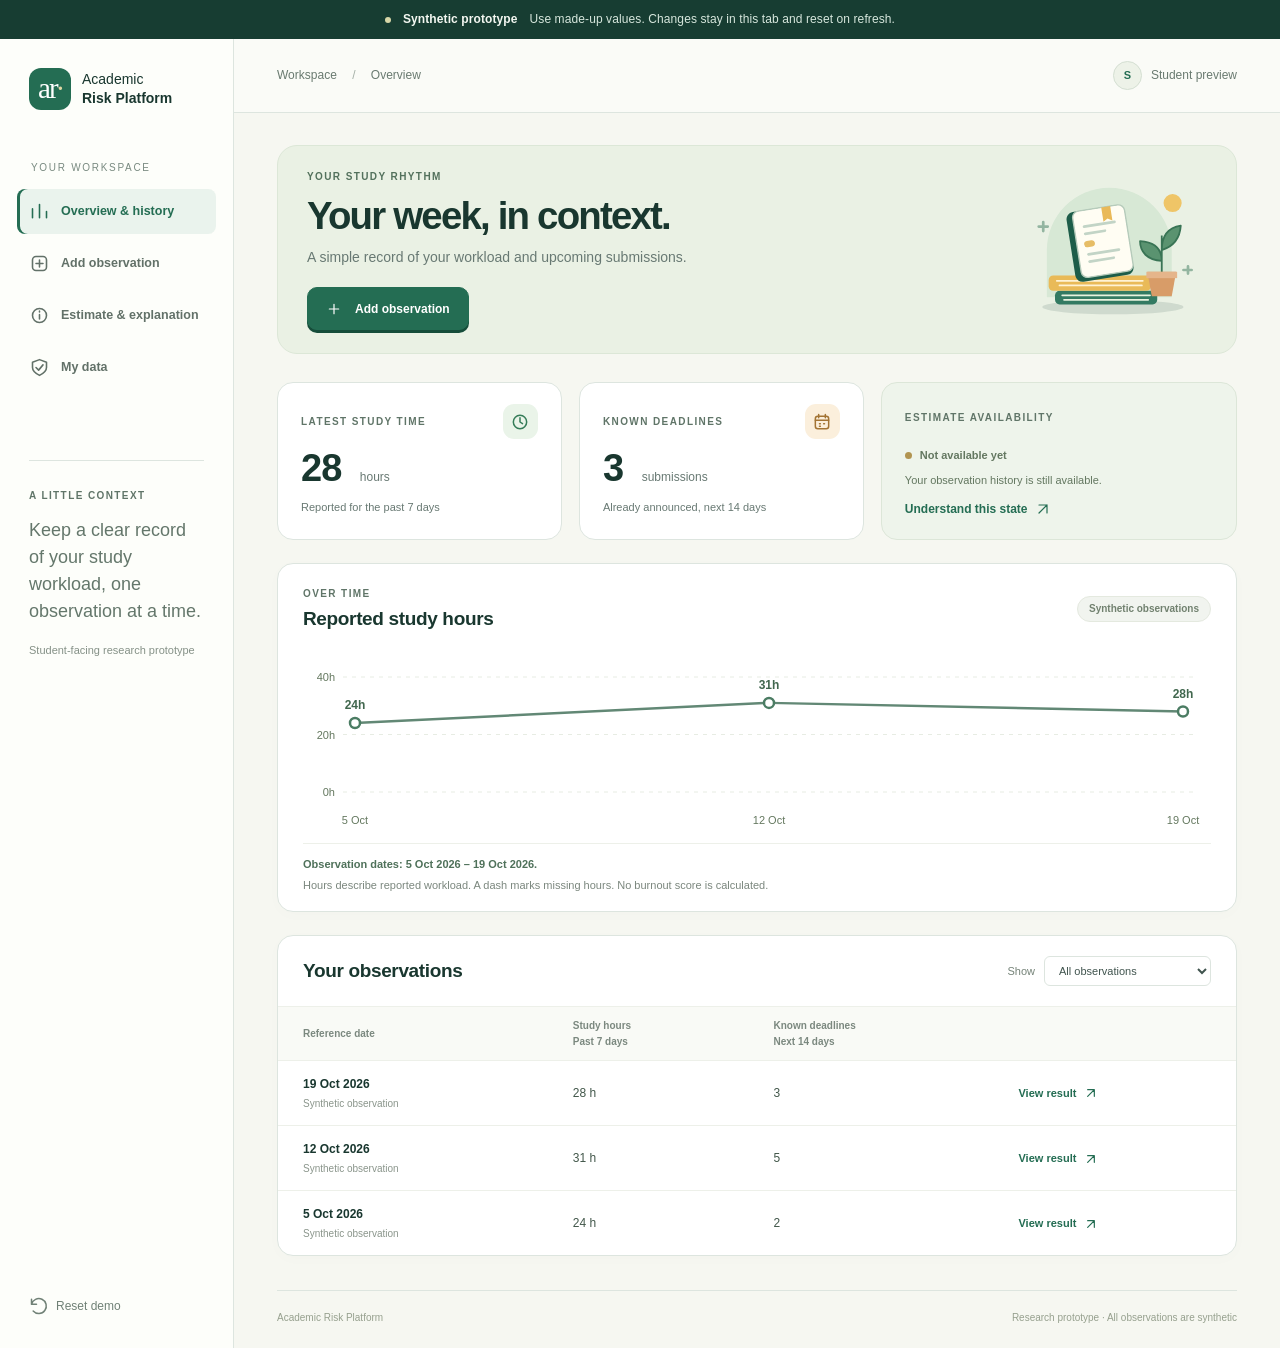
<file: index.html>
<!doctype html>
<html lang="en"><head><meta charset="utf-8"><meta name="viewport" content="width=device-width,initial-scale=1"><meta http-equiv="refresh" content="0;url=prototypes/index.html"><title>Academic Risk Platform</title></head><body><p><a href="prototypes/index.html">Open the Academic Risk Platform prototype</a></p></body></html>
</file>
<file: prototypes/styles.css>
/* Design tokens: update these first when changing the visual theme. */
:root {
  --font-body:-apple-system,BlinkMacSystemFont,"Segoe UI",Arial,sans-serif;
  --font-heading:"Avenir Next",Avenir,"Segoe UI",sans-serif;
  --space-1:8px;
  --space-2:16px;
  --space-3:24px;
  --page-gutter:43px;
  --radius-control:10px;
  --radius-card:16px;
  --ink:#19372f;
  --text:#40544e;
  --muted:#687973;
  --line:#dde5df;
  --canvas:#f6f7f1;
  --paper:#fff;
  --accent:#246d53;
  --accent-dark:#15513f;
  --mint:#eaf3ed;
  --warm:#f6efdf;
  --warm-ink:#806232;
  --error:#a13b31;
  --shadow:0 3px 16px #1b372b04;
}

* {
  box-sizing:border-box;
}

body {
  margin:0;
  color:var(--text);
  background:var(--canvas);
  font:15px/1.55 var(--font-body);
}

button,input,select {
  font:inherit;
}

button,a,input,select {
  touch-action:manipulation;
}

button,a {
  -webkit-tap-highlight-color:transparent;
}

button {
  cursor:pointer;
}

a {
  color:var(--accent);
  text-decoration:none;
}

a:hover {
  text-decoration:underline;
}

button:focus-visible,a:focus-visible,input:focus-visible,select:focus-visible {
  outline:3px solid #bd8e43;
  outline-offset:4px;
}

button:disabled {
  opacity:.6;
  cursor:default;
}

h1,h2,h3,p {
  margin:0;
}

h1,h2,h3 {
  color:var(--ink);
}

h1 {
  font-family:var(--font-heading);
  font-size:clamp(30px,3.1vw,44px);
  font-weight:700;
  letter-spacing:-1.8px;
  line-height:1.14;
}

h2 {
  font-size:19px;
  line-height:1.35;
  font-weight:650;
  letter-spacing:-.35px;
}

h3 {
  font-size:16px;
  line-height:1.4;
}

svg {
  display:block;
}

button {
  border:0;
  background:none;
  color:inherit;
}

[hidden] {
  display:none!important;
}

.skip-link {
  position:fixed;
  top:-100px;
  left:12px;
  z-index:20;
  background:var(--paper);
  padding:12px;
}

.skip-link:focus {
  top:10px;
}

.visually-hidden {
  position:absolute!important;
  width:1px;
  height:1px;
  padding:0;
  overflow:hidden;
  clip:rect(0,0,0,0);
  white-space:nowrap;
  border:0;
}

.prototype-banner {
  min-height:39px;
  background:#173d32;
  color:#f3f7f1;
  display:flex;
  align-items:center;
  justify-content:center;
  gap:12px;
  padding:8px 24px;
  font-size:12px;
  letter-spacing:.1px;
}

.prototype-banner strong {
  font-weight:650;
}

.prototype-banner>span:last-child {
  color:#d7e7dd;
}

.demo-dot {
  width:6px;
  height:6px;
  border-radius:50%;
  background:#d8d7a8;
  flex-shrink:0;
}

.app-shell {
  display:grid;
  grid-template-columns:234px minmax(0,1fr);
  min-height:calc(100vh - 39px);
}

.sidebar {
  background:#fdfefa;
  border-right:1px solid var(--line);
  padding:29px 17px 22px;
  display:flex;
  flex-direction:column;
  gap:0;
}

.brand {
  display:flex;
  align-items:center;
  gap:11px;
  color:var(--ink);
  font-size:14px;
  line-height:1.35;
  padding:0 12px;
  margin-bottom:50px;
}

.brand:hover {
  text-decoration:none;
}

.brand-mark {
  height:42px;
  width:42px;
  border-radius:12px;
  background:var(--accent);
  color:#fff;
  font-family:Georgia,serif;
  font-size:29px;
  line-height:40px;
  letter-spacing:-2px;
  text-align:center;
  flex-shrink:0;
}

.brand-mark>span {
  color:#dfd6a4;
}

.brand strong {
  font-weight:650;
}

.nav-heading {
  font-size:10px;
  letter-spacing:1.7px;
  color:#798a80;
  margin:0 14px 13px;
}

.main-nav {
  display:flex;
  flex-direction:column;
  gap:7px;
}

.main-nav a {
  display:flex;
  align-items:center;
  gap:11px;
  padding:12px 12px;
  border-radius:8px;
  color:#627168;
  font-size:12.5px;
  font-weight:550;
  line-height:1.35;
  min-height:45px;
}

.main-nav a:hover {
  background:#f0f4ee;
  text-decoration:none;
}

.main-nav a[aria-current=page] {
  background:var(--mint);
  color:var(--accent);
  box-shadow:inset 3px 0 var(--accent);
}

.main-nav svg {
  width:21px;
  height:21px;
  fill:none;
  stroke:currentColor;
  stroke-width:1.8;
  stroke-linecap:round;
  stroke-linejoin:round;
  flex-shrink:0;
}

.sidebar-note {
  margin:70px 12px 24px;
  padding-top:21px;
  border-top:1px solid var(--line);
}

.sidebar-note p {
  font-family:var(--font-heading);
  font-size:18px;
  line-height:1.5;
  margin:12px 0;
  color:#64776b;
}

.quiet {
  font-size:11px;
  color:#859187;
}

.reset-button {
  margin:auto 12px 0;
  text-align:left;
  font-size:12px;
  padding:8px 0;
  color:#708176;
}

.reset-button:hover {
  color:var(--accent);
}

.workspace {
  min-width:0;
}

.topbar {
  height:74px;
  display:flex;
  align-items:center;
  justify-content:space-between;
  padding:0 var(--page-gutter);
  border-bottom:1px solid var(--line);
  background:#fafbf7;
  color:#697a70;
  font-size:12px;
}

.topbar #breadcrumb>span {
  margin:0 12px;
  color:#a5b0a8;
}

.student-mode {
  display:flex;
  align-items:center;
  gap:9px;
}

.avatar {
  width:29px;
  height:29px;
  border:1px solid #d4dfd2;
  border-radius:50%;
  display:grid;
  place-items:center;
  color:var(--accent);
  background:#edf2e8;
  font-size:11px;
  font-weight:600;
}

main {
  max-width:1250px;
  margin:auto;
  padding:32px var(--page-gutter) 0;
  outline:none;
}

.page-heading {
  display:flex;
  align-items:center;
  justify-content:space-between;
  gap:22px;
  margin-bottom:28px;
}

.page-intro {
  font-size:14px;
  color:var(--muted);
  margin-top:12px;
  max-width:630px;
}

.eyebrow,.small-label {
  font-size:10px;
  font-weight:650;
  letter-spacing:1.4px;
  color:#607568;
  line-height:1.5;
}

.eyebrow {
  margin-bottom:10px;
}

.button {
  display:inline-flex;
  align-items:center;
  justify-content:center;
  gap:13px;
  min-height:43px;
  padding:11px 18px;
  border-radius:var(--radius-control);
  font-size:12px;
  font-weight:600;
  line-height:1.5;
  white-space:nowrap;
  border:1px solid transparent;
}

.button:hover {
  text-decoration:none;
}

.primary {
  background:var(--accent);
  color:#fff;
  border-color:var(--accent);
  box-shadow:0 3px 0 #164d3a;
}

.primary:hover {
  background:var(--accent-dark);
}

.secondary {
  border-color:var(--line);
  background:#fff;
  color:var(--text);
}

.secondary:hover {
  background:#f5f7f1;
}

.text-link {
  font-size:12px;
  font-weight:600;
  color:var(--accent);
}

.card {
  background:var(--paper);
  border:1px solid var(--line);
  border-radius:var(--radius-card);
  box-shadow:var(--shadow);
}

.stats-grid {
  display:grid;
  grid-template-columns:1fr 1fr 1.25fr;
  gap:17px;
  margin-bottom:23px;
}

.stat-card {
  padding:21px 23px;
  border:1px solid var(--line);
  border-radius:var(--radius-card);
  background:#fff;
}

.stat-number {
  font-size:38px;
  line-height:1.15;
  color:var(--ink);
  letter-spacing:-1px;
  margin:12px 0 8px;
}

.stat-number>span {
  font-size:12px;
  font-weight:400;
  letter-spacing:0;
  color:var(--muted);
  margin-left:9px;
}

.stat-card>p:last-child {
  font-size:11px;
  color:var(--muted);
}

.estimate-stat {
  background:#eef4eb;
  border-color:#dce6d8;
}

.status-heading {
  font-size:16px;
  font-weight:600;
  color:var(--ink);
  margin:19px 0 8px;
  display:flex;
  align-items:center;
  gap:8px;
}

.status-dot {
  height:7px;
  width:7px;
  border-radius:50%;
  background:#b19451;
  display:inline-block;
}

.estimate-stat>p {
  font-size:11px;
  color:#637760;
}

.estimate-stat .text-link {
  display:block;
  margin-top:11px;
}

.card-heading {
  display:flex;
  align-items:center;
  justify-content:space-between;
  gap:18px;
}

.card-heading .eyebrow {
  margin-bottom:5px;
}

.pill {
  display:inline-flex;
  align-items:center;
  justify-content:center;
  border-radius:20px;
  padding:5px 11px;
  font-size:10px;
  font-weight:550;
  line-height:1.4;
  white-space:nowrap;
}

.neutral {
  background:#f1f4ef;
  color:#71816f;
  border:1px solid #e4e9df;
}

.warm {
  color:var(--warm-ink);
  background:var(--warm);
  border:1px solid #eadfc5;
}

.chart-card {
  padding:22px 25px 17px;
  margin-bottom:23px;
}

.history-chart {
  height:197px;
  margin-top:14px;
}

.history-chart svg {
  width:100%;
  height:100%;
  overflow:visible;
}

.chart-caption {
  font-size:11px;
  color:#7b877e;
  border-top:1px solid #edf0e9;
  padding-top:12px;
}

.history-card {
  overflow:hidden;
}

.history-card .card-heading {
  padding:20px 25px;
}

.filter-control {
  display:flex;
  align-items:center;
  gap:9px;
  font-size:11px;
  color:#758378;
}

select {
  border:1px solid var(--line);
  padding:7px 27px 7px 10px;
  border-radius:6px;
  background:#fff;
  color:var(--text);
  font-size:11px;
  max-width:100%;
}

table {
  width:100%;
  border-collapse:collapse;
  text-align:left;
  font-size:12px;
}

th {
  font-size:10px;
  font-weight:550;
  color:#7b887f;
  background:#f9faf6;
  padding:11px 25px;
  border-top:1px solid #edf0e9;
  border-bottom:1px solid #edf0e9;
}

td {
  padding:14px 25px;
  border-bottom:1px solid #edf0e9;
  color:#42574a;
}

tbody tr:last-child td {
  border-bottom:0;
}

td:first-child {
  font-weight:550;
  color:var(--ink);
}

.table-detail {
  font-size:10px;
  color:#8a958b;
  display:block;
  font-weight:400;
  margin-top:2px;
}

.table-link {
  padding:0;
  color:var(--accent);
  font-size:11px;
  font-weight:600;
  text-align:right;
  white-space:nowrap;
}

.table-link:hover {
  text-decoration:underline;
}

.empty-state {
  text-align:center;
  padding:35px 20px 42px;
  color:var(--muted);
}

.empty-state h3 {
  margin-bottom:7px;
}

.empty-state p {
  font-size:12px;
  margin-bottom:15px;
}

.two-column {
  display:grid;
  grid-template-columns:minmax(0,1.75fr) minmax(240px,1fr);
  gap:var(--space-3);
  align-items:start;
}

.observation-form {
  padding:28px 30px;
}

.section-heading {
  display:flex;
  align-items:flex-start;
  gap:14px;
  margin-bottom:22px;
}

.section-heading h2 {
  font-size:17px;
}

.section-heading p {
  font-size:11px;
  color:var(--muted);
  margin-top:5px;
}

.step-number {
  width:29px;
  height:29px;
  display:grid;
  place-items:center;
  background:var(--mint);
  border-radius:50%;
  font-size:11px;
  flex-shrink:0;
  color:var(--accent);
  font-weight:600;
}

.section-divider {
  padding-top:24px;
  border-top:1px solid #edf0e9;
  margin-top:24px;
}

.field {
  margin-bottom:21px;
}

.field>label {
  font-size:12px;
  font-weight:600;
  color:#354e40;
  display:flex;
  gap:12px;
  align-items:center;
  margin-bottom:8px;
}

.required {
  font-size:9px;
  font-weight:400;
  color:#89918b;
}

.field input {
  width:100%;
  height:43px;
  border:1px solid #cfdad0;
  border-radius:6px;
  background:#fff;
  color:var(--ink);
  padding:9px 12px;
  font-size:13px;
  min-width:0;
}

.field input[aria-invalid=true] {
  border-color:var(--error);
  box-shadow:0 0 0 1px #a13b310c;
  background:#fffafa;
}

.input-with-unit {
  position:relative;
}

.input-with-unit input {
  padding-right:104px;
}

.input-with-unit>span {
  position:absolute;
  right:13px;
  top:12px;
  color:#89968c;
  font-size:11px;
  pointer-events:none;
}

.field-help {
  font-size:11px;
  line-height:1.65;
  color:#637a6a;
  margin-top:7px;
}

.field-window {
  font-size:11px;
  color:#4f7760;
  margin-top:7px;
}

.field-error {
  font-size:11px;
  line-height:1.5;
  color:var(--error);
  margin-top:6px;
}

.notice-box {
  padding:15px 16px;
  border-radius:7px;
  background:#f6f8f1;
  border:1px solid #e6ebde;
  margin-top:25px;
}

.check-label {
  display:flex;
  align-items:flex-start;
  gap:10px;
  font-size:11px;
  color:#47614f;
  line-height:1.6;
  cursor:pointer;
}

.check-label input {
  margin:3px 0 0;
  accent-color:var(--accent);
  width:15px;
  height:15px;
  flex-shrink:0;
}

.notice-box>p:last-child {
  font-size:10px;
  color:#687b62;
  margin:8px 0 0 25px;
}

.form-actions {
  display:flex;
  gap:10px;
  flex-wrap:wrap;
  margin-top:23px;
}

.soft-card {
  padding:25px;
  background:#eef4eb;
  border-color:#dae6d5;
}

.soft-card h2 {
  font-family:var(--font-heading);
  font-size:26px;
  font-weight:650;
  line-height:1.22;
  margin:16px 0 12px;
  max-width:210px;
}

.soft-card>p {
  font-size:12px;
  line-height:1.75;
  color:#697d68;
}

.quiet-list {
  padding-left:16px;
  font-size:11px;
  color:#697d68;
  line-height:1.8;
  margin-top:18px;
}

.quiet-list li {
  padding-left:4px;
  margin-bottom:11px;
}

.aside-note {
  display:flex;
  align-items:flex-start;
  gap:10px;
  margin:22px 8px;
  color:#83907f;
  font-size:11px;
  line-height:1.7;
}

.mini-icon {
  width:18px;
  height:18px;
  border:1px solid #c5d0bd;
  border-radius:50%;
  display:grid;
  place-items:center;
  flex-shrink:0;
  font-size:11px;
  margin-top:2px;
}

.preview-switch {
  display:flex;
  align-items:center;
  gap:8px;
  margin-bottom:22px;
  font-size:11px;
  flex-wrap:wrap;
}

.preview-switch>span {
  color:#7d897e;
  margin-right:7px;
}

.state-choice {
  padding:8px 12px;
  background:#fdfefa;
  border:1px solid #dfe6da;
  border-radius:6px;
  font-size:11px;
}

.state-choice.active {
  border-color:#8fae98;
  color:var(--accent);
  background:#edf4ed;
}

.result-card {
  padding:33px;
  text-align:left;
  min-height:350px;
}

.result-symbol {
  height:48px;
  width:48px;
  border-radius:12px;
  border:1px solid #dedbc7;
  background:#faf6e9;
  color:#a58a43;
  font-size:37px;
  line-height:36px;
  text-align:center;
  margin-bottom:22px;
}

.result-card .pill {
  margin-bottom:14px;
}

.result-card h2 {
  font-family:var(--font-heading);
  font-weight:650;
  font-size:29px;
  line-height:1.2;
  margin-bottom:14px;
}

.result-description {
  font-size:12px;
  color:#70806f;
  line-height:1.8;
  max-width:440px;
}

.result-note {
  padding:13px 14px;
  border-left:2px solid #c8d4bc;
  background:#f7f9f3;
  color:#788772;
  font-size:11px;
  line-height:1.7;
  margin-top:20px;
}

.result-actions {
  display:flex;
  gap:18px;
  align-items:center;
  flex-wrap:wrap;
  margin-top:23px;
}

.context-card {
  padding:26px;
}

.record-details {
  margin:23px 0 16px;
}

.record-details>div {
  padding:12px 0;
  border-bottom:1px solid #edf0e8;
}

.record-details dt {
  font-size:10px;
  color:#8a9588;
  margin-bottom:4px;
}

.record-details dd {
  margin:0;
  color:#3f5845;
  font-size:13px;
  font-weight:500;
}

.record-details>div:first-child {
  padding-top:0;
}

.record-details>div:last-child {
  border-bottom:0;
}

.explanation-guide {
  margin-top:24px;
  padding:25px 29px;
}

.explanation-guide h2 {
  font-size:18px;
}

.guide-grid {
  display:grid;
  grid-template-columns:repeat(3,1fr);
  gap:25px;
  margin-top:23px;
}

.guide-number {
  font-size:11px;
  color:#8da184;
  display:block;
  margin-bottom:10px;
}

.guide-grid h3 {
  font-size:13px;
  margin-bottom:7px;
}

.guide-grid p {
  font-size:11px;
  color:#697e61;
  line-height:1.75;
}

.data-form {
  padding:27px 29px;
}

.request-types {
  padding:0;
  margin:22px 0;
  border:0;
  display:grid;
  gap:12px;
}

.request-option {
  display:flex;
  align-items:center;
  gap:12px;
  border:1px solid #dfe7db;
  border-radius:8px;
  padding:17px 15px;
  cursor:pointer;
}

.request-option:has(input:checked) {
  border-color:#8cae98;
  background:#f1f7ef;
}

.request-option input {
  accent-color:var(--accent);
  margin:0;
  flex-shrink:0;
}

.request-option strong {
  font-size:12px;
  font-weight:600;
  color:#3c5944;
  display:block;
  margin-bottom:5px;
}

.request-option small {
  font-size:11px;
  line-height:1.6;
  color:#6b7e63;
  display:block;
}

.option-icon {
  margin-left:auto;
  color:#8ca082;
  font-size:20px;
}

.scope-box {
  background:#f8f9f4;
  padding:17px 18px;
  border-radius:7px;
  border:1px solid #e9ede2;
}

.scope-box p {
  font-size:11px;
  line-height:1.8;
  color:#71816a;
  margin-top:9px;
}

.request-confirm {
  margin:23px 0 19px;
}

.request-status {
  padding:27px;
  text-align:left;
  min-height:318px;
}

.pending-symbol {
  color:#ab9b6b;
  font-size:48px;
  font-weight:300;
  margin-top:19px;
  line-height:1.2;
}

.request-status h2 {
  font-size:21px;
  margin-top:14px;
  margin-bottom:10px;
}

.request-status>p {
  font-size:12px;
  color:#6c7f63;
  line-height:1.8;
}

#request-status-detail {
  margin-top:20px;
}

#request-status-detail p {
  font-size:11px;
  color:#6c7f63;
  line-height:1.75;
  margin-top:13px;
}

.page-footer {
  border-top:1px solid var(--line);
  margin-top:34px;
  padding:19px 0 22px;
  display:flex;
  align-items:center;
  justify-content:space-between;
  gap:15px;
  color:#96a08e;
  font-size:10px;
}

.toast {
  position:fixed;
  bottom:24px;
  right:25px;
  background:#173d32;
  color:#f6faf4;
  max-width:360px;
  padding:14px 19px;
  border-radius:9px;
  box-shadow:0 8px 35px #173d3220;
  font-size:12px;
  z-index:10;
}

.noscript {
  margin:20px;
  padding:20px;
  border:1px solid var(--line);
  background:#fff;
}

/* Shared icons and decorative assets. Icons inherit color from their component. */
.icon {
  width:20px;
  height:20px;
  fill:none;
  stroke:currentColor;
  stroke-width:1.8;
  stroke-linecap:round;
  stroke-linejoin:round;
  flex-shrink:0;
}

.button .icon,.text-link .icon,.table-link .icon {
  width:16px;
  height:16px;
}

.text-link,.table-link,.reset-button {
  display:inline-flex;
  align-items:center;
  gap:7px;
}

.estimate-stat .text-link {
  display:flex;
}

.icon-badge {
  display:grid;
  place-items:center;
  width:35px;
  height:35px;
  border-radius:11px;
  flex-shrink:0;
}

.mint-badge {
  background:#eaf4e9;
  color:#357c58;
}

.peach-badge {
  background:#fbefdc;
  color:#a37434;
}

.stat-top {
  display:flex;
  align-items:center;
  justify-content:space-between;
  gap:8px;
}

.stat-card {
  position:relative;
}

.stat-number {
  margin-top:8px;
  font-weight:600;
}

.overview-hero {
  background:#eaf1e4;
  border:1px solid #dce7d7;
  border-radius:20px;
  padding:23px 29px;
  gap:18px;
  overflow:hidden;
  position:relative;
}

.overview-hero>div:first-child {
  position:relative;
  z-index:1;
  max-width:620px;
}

.overview-hero h1 {
  font-size:clamp(28px,3vw,40px);
}

.overview-hero .eyebrow {
  color:#53715c;
}

.overview-hero .page-intro {
  max-width:460px;
  margin-top:9px;
}

.overview-hero .button {
  margin-top:19px;
}

.hero-art {
  width:190px;
  flex-shrink:0;
}

.study-illustration {
  width:100%;
  height:auto;
}

.aside-art {
  max-width:195px;
  margin:0 auto 18px;
}

#chart-period {
  display:block;
  margin-bottom:4px;
  color:#4f715a;
  font-weight:550;
}

.result-symbol,.pending-symbol {
  display:grid;
  place-items:center;
  width:56px;
  height:56px;
  border-radius:16px;
  background:#fbf2df;
  border:1px solid #eadcb9;
  color:#9e793b;
}

.result-symbol .icon,.pending-symbol .icon {
  width:30px;
  height:30px;
  stroke-width:1.6;
}

.guide-number {
  display:grid;
  place-items:center;
  background:#eef3e8;
  border-radius:11px;
  width:35px;
  height:35px;
  color:#5d8057;
}

.option-icon {
  display:grid;
  place-items:center;
  width:32px;
  height:32px;
  flex-shrink:0;
}

.aside-note>.icon {
  width:18px;
  height:18px;
  margin-top:2px;
}

.sidebar {
  position:relative;
}

.reset-button {
  min-height:40px;
}

/* Responsive layouts: wide desktop, compact desktop, tablet, and phone. */
@media(min-width:1450px) {
  main {
    padding-top:45px;
  }
  .stats-grid {
    gap:22px;
  }
  .stat-card {
    padding:24px 27px;
  }
  .history-chart {
    height:220px;
  }
}

@media(max-width:1100px) {
  .hero-art {
    width:150px;
  }
  .overview-hero {
    padding:22px;
  }
  .stat-top {
    align-items:flex-start;
  }
  .icon-badge {
    width:29px;
    height:29px;
    border-radius:9px;
  }
  .icon-badge .icon {
    width:17px;
    height:17px;
  }
  .app-shell {
    grid-template-columns:206px minmax(0,1fr);
  }
  .sidebar {
    padding-left:11px;
    padding-right:11px;
  }
  .brand {
    font-size:12px;
  }
  .main-nav a {
    font-size:11px;
    gap:8px;
    padding:11px 10px;
  }
  .topbar {
    padding:0 27px;
  }
  main {
    padding:30px 27px 0;
  }
  .page-heading {
    align-items:flex-start;
  }
  .page-heading>.pill {
    display:none;
  }
  .stats-grid {
    gap:12px;
  }
  .stat-card {
    padding:18px;
  }
  .stat-number {
    font-size:33px;
  }
  .stat-number>span {
    display:block;
    margin:4px 0;
    font-size:10px;
  }
  .status-heading {
    font-size:14px;
    margin-top:15px;
  }
  .two-column {
    grid-template-columns:minmax(0,1.55fr) minmax(220px,1fr);
    gap:17px;
  }
  .observation-form {
    padding:24px;
  }
  .card-heading {
    gap:12px;
  }
  .history-card .card-heading {
    padding:17px;
  }
  th,td {
    padding-left:17px;
    padding-right:17px;
  }
  .filter-control label {
    display:none;
  }
  .result-card {
    padding:26px;
  }
  .result-card h2 {
    font-size:26px;
  }
  .result-actions {
    gap:14px;
  }
  .context-card {
    padding:22px;
  }
  .data-form {
    padding:24px;
  }
}

@media(max-width:850px) {
  .hero-art {
    width:120px;
  }
  .overview-hero {
    flex-wrap:nowrap;
  }
  .overview-hero h1 {
    font-size:31px;
  }
  .overview-hero .page-intro {
    font-size:12px;
  }
  .stat-top {
    gap:4px;
  }
  .app-shell {
    grid-template-columns:176px minmax(0,1fr);
  }
  .sidebar {
    padding-top:25px;
  }
  .brand {
    padding:0 6px;
    font-size:10px;
    gap:8px;
  }
  .brand-mark {
    width:34px;
    height:34px;
    font-size:25px;
    line-height:33px;
  }
  .main-nav a {
    font-size:10px;
    padding:10px 7px;
    gap:7px;
  }
  .main-nav svg {
    width:17px;
    height:17px;
  }
  .nav-heading {
    font-size:9px;
    margin-left:7px;
  }
  .sidebar-note {
    margin:60px 7px 20px;
  }
  .sidebar-note p {
    font-size:16px;
  }
  .sidebar-note .small-label {
    font-size:8px;
  }
  .topbar {
    padding:0 22px;
  }
  main {
    padding:25px 22px 0;
  }
  .page-heading {
    flex-wrap:wrap;
    gap:16px;
  }
  .page-heading .button {
    min-height:38px;
    padding:9px 14px;
  }
  .stats-grid {
    grid-template-columns:1fr 1fr;
  }
  .estimate-stat {
    grid-column:1/-1;
    display:grid;
    grid-template-columns:1fr 1.2fr;
    gap:4px 15px;
    align-items:center;
    padding:15px 18px;
  }
  .estimate-stat .small-label {
    grid-column:1;
  }
  .estimate-stat .status-heading {
    grid-column:1;
    grid-row:2;
    margin:5px 0;
  }
  .estimate-stat>p:not(.status-heading) {
    grid-column:2;
    grid-row:1;
  }
  .estimate-stat .text-link {
    grid-column:2;
    grid-row:2;
    margin-top:0;
  }
  .stat-number>span {
    display:inline;
    margin-left:7px;
  }
  .two-column {
    grid-template-columns:1fr;
  }
  .input-aside {
    display:none;
  }
  .context-card .record-details {
    display:grid;
    grid-template-columns:1fr 1fr;
    gap:10px 16px;
  }
  .record-details>div {
    padding:7px 0;
  }
  .record-details>div:first-child {
    padding-top:7px;
  }
  .context-card .field-help {
    margin-top:0;
  }
  .data-layout .request-aside .aside-note {
    margin-top:15px;
  }
  .guide-grid {
    gap:17px;
  }
  .chart-card {
    padding:20px;
  }
  .chart-card .pill {
    font-size:9px;
    padding:4px 8px;
  }
  .filter-control select {
    max-width:170px;
  }
  .history-card .card-heading {
    flex-wrap:wrap;
  }
  .table-detail {
    display:none;
  }
  .chart-caption {
    font-size:10px;
  }
  .history-chart {
    height:195px;
  }
  th,td {
    padding-left:13px;
    padding-right:13px;
  }
  .table-link {
    font-size:10px;
  }
  .page-footer {
    font-size:9px;
  }
}

@media(max-width:620px) {
  .overview-hero {
    padding:22px 18px;
    min-height:229px;
  }
  .overview-hero>div:first-child {
    max-width:100%;
  }
  .overview-hero h1 {
    max-width:200px;
    font-size:29px;
  }
  .overview-hero .page-intro {
    max-width:215px;
    font-size:11px;
  }
  .hero-art {
    position:absolute;
    width:105px;
    right:-6px;
    bottom:7px;
    opacity:.8;
  }
  .overview-hero .button {
    margin-top:17px;
  }
  .stat-top {
    display:block;
  }
  .icon-badge {
    margin-top:10px;
    width:31px;
    height:31px;
  }
  .table-link {
    gap:2px;
  }
  .table-link .icon {
    width:12px;
    height:12px;
  }
  .reset-button {
    display:flex!important;
    position:absolute;
    top:17px;
    right:16px;
    margin:0;
    padding:0;
    font-size:10px;
    min-height:30px;
  }
  .reset-button .icon {
    width:14px;
    height:14px;
  }
  .brand {
    max-width:220px;
  }
  .brand>span:last-child {
    max-width:160px;
  }
  .prototype-banner {
    padding:9px 14px;
    gap:7px;
    justify-content:flex-start;
    flex-wrap:wrap;
    font-size:10px;
    line-height:1.45;
  }
  .prototype-banner>span:last-child {
    flex-basis:100%;
    padding-left:13px;
    font-size:9px;
  }
  .demo-dot {
    width:5px;
    height:5px;
  }
  .app-shell {
    display:block;
  }
  .sidebar {
    padding:16px 16px 12px;
    border-right:0;
    border-bottom:1px solid var(--line);
    display:block;
  }
  .brand {
    font-size:12px;
    margin:0 0 16px;
    padding:0;
    gap:10px;
    width:fit-content;
  }
  .brand-mark {
    height:34px;
    width:34px;
    line-height:33px;
  }
  .brand>span:last-child br {
    display:none;
  }
  .brand strong {
    margin-left:4px;
  }
  .nav-heading,.sidebar-note,.reset-button {
    display:none;
  }
  .main-nav {
    display:grid;
    grid-template-columns:repeat(4,1fr);
    gap:5px;
  }
  .main-nav a {
    padding:9px 4px;
    gap:6px;
    flex-direction:column;
    text-align:center;
    justify-content:flex-start;
    font-size:9px;
    line-height:1.3;
    min-height:59px;
  }
  .main-nav svg {
    width:18px;
    height:18px;
  }
  .main-nav a[aria-current=page] {
    box-shadow:inset 0 -2px var(--accent);
  }
  .topbar {
    height:47px;
    padding:0 18px;
    font-size:10px;
  }
  .topbar #breadcrumb>span {
    margin:0 6px;
  }
  .student-mode {
    font-size:10px;
    gap:6px;
  }
  .avatar {
    width:24px;
    height:24px;
    font-size:9px;
  }
  main {
    padding:25px 17px 0;
  }
  .page-heading {
    margin-bottom:22px;
  }
  .eyebrow,.small-label {
    font-size:9px;
    letter-spacing:1.2px;
  }
  h1 {
    font-size:34px;
    letter-spacing:-1.1px;
  }
  .page-intro {
    font-size:12px;
    line-height:1.7;
    margin-top:11px;
  }
  .page-heading .button {
    font-size:11px;
    padding:10px 14px;
  }
  .stats-grid {
    gap:10px;
    margin-bottom:17px;
  }
  .stat-card {
    padding:17px 15px;
  }
  .stat-card .small-label {
    font-size:8px;
    letter-spacing:.8px;
  }
  .stat-number {
    font-size:32px;
    margin-top:12px;
  }
  .stat-number>span {
    display:block;
    margin:4px 0 0;
    font-size:10px;
  }
  .stat-card>p:last-child {
    font-size:10px;
    line-height:1.6;
  }
  .estimate-stat {
    display:block;
    padding:17px;
  }
  .estimate-stat .status-heading {
    font-size:16px;
    margin:10px 0 5px;
  }
  .estimate-stat .text-link {
    margin-top:10px;
    font-size:11px;
  }
  .estimate-stat>p:not(.status-heading) {
    font-size:11px;
  }
  .chart-card {
    padding:18px 14px 13px;
    margin-bottom:17px;
  }
  .chart-card .card-heading {
    align-items:flex-start;
  }
  .chart-card .pill {
    max-width:92px;
    white-space:normal;
    text-align:center;
    font-size:8px;
    padding:5px 8px;
  }
  .card-heading h2 {
    font-size:16px;
  }
  .history-chart {
    height:195px;
    margin-top:8px;
  }
  .chart-caption {
    font-size:9px;
    line-height:1.6;
  }
  .history-card .card-heading {
    padding:16px 14px;
    gap:12px;
  }
  .filter-control {
    width:100%;
    justify-content:space-between;
  }
  .filter-control label {
    display:block;
    font-size:10px;
  }
  .filter-control select {
    font-size:10px;
    max-width:210px;
  }
  table {
    font-size:10px;
  }
  th,td {
    padding:11px 9px;
  }
  th {
    font-size:8px;
    line-height:1.45;
  }
  .table-link {
    font-size:9px;
    white-space:normal;
    line-height:1.4;
  }
  td:first-child {
    min-width:68px;
  }
  .observation-form {
    padding:23px 18px;
  }
  .section-heading {
    gap:10px;
    margin-bottom:20px;
  }
  .section-heading h2 {
    font-size:16px;
  }
  .section-heading p {
    font-size:10px;
  }
  .step-number {
    width:26px;
    height:26px;
    font-size:10px;
  }
  .field>label {
    font-size:11px;
    line-height:1.5;
  }
  .field-help {
    font-size:10px;
  }
  .field-window {
    font-size:10px;
  }
  .notice-box {
    padding:13px 12px;
  }
  .check-label {
    font-size:10px;
  }
  .notice-box>p:last-child {
    font-size:9px;
  }
  .form-actions .button {
    font-size:10px;
    padding:10px 13px;
  }
  .preview-switch {
    font-size:10px;
    gap:6px;
  }
  .preview-switch>span {
    flex-basis:100%;
    margin-bottom:4px;
  }
  .state-choice {
    font-size:10px;
    padding:8px 10px;
  }
  .result-card {
    padding:25px 20px;
  }
  .result-card h2 {
    font-size:28px;
  }
  .result-description {
    font-size:11px;
  }
  .result-note {
    font-size:10px;
  }
  .result-actions .button {
    font-size:10px;
  }
  .result-actions .text-link {
    font-size:10px;
  }
  .context-card {
    padding:22px 20px;
  }
  .context-card h2 {
    font-size:18px;
  }
  .context-card .record-details {
    gap:10px;
  }
  .record-details dt {
    font-size:9px;
  }
  .record-details dd {
    font-size:12px;
  }
  .explanation-guide {
    padding:22px 20px;
    margin-top:17px;
  }
  .explanation-guide h2 {
    font-size:19px;
  }
  .guide-grid {
    grid-template-columns:1fr;
    gap:20px;
    margin-top:23px;
  }
  .guide-grid>div {
    border-top:1px solid #ecf0e5;
    padding-top:16px;
  }
  .guide-number {
    margin-bottom:6px;
  }
  .guide-grid h3 {
    font-size:13px;
  }
  .guide-grid p {
    font-size:11px;
  }
  .data-form {
    padding:24px 19px;
  }
  .request-option {
    padding:14px 12px;
    gap:9px;
  }
  .request-option strong {
    font-size:11px;
  }
  .request-option small {
    font-size:10px;
  }
  .scope-box {
    padding:15px;
  }
  .scope-box p {
    font-size:10px;
  }
  .request-status {
    min-height:0;
    padding:24px;
  }
  .data-form .button {
    width:100%;
    font-size:11px;
  }
  .request-confirm {
    font-size:10px;
  }
  .page-footer {
    margin-top:25px;
    align-items:flex-start;
    flex-direction:column;
    gap:4px;
    font-size:9px;
    padding:16px 0 20px;
  }
  .toast {
    left:17px;
    right:17px;
    bottom:17px;
    max-width:none;
    font-size:11px;
  }
  .empty-state {
    padding:28px 15px;
  }
  .empty-state p {
    font-size:11px;
  }
}

@media(prefers-reduced-motion:no-preference) {
  .button,.main-nav a {
    transition:background-color .15s ease;
  }
  .toast {
    animation:toast-in .18s ease-out;
  }
  @keyframes toast-in {
    from {
      opacity:0;
      transform:translateY(8px);
    }
    to {
      opacity:1;
      transform:translateY(0);
    }
  }
</file>
